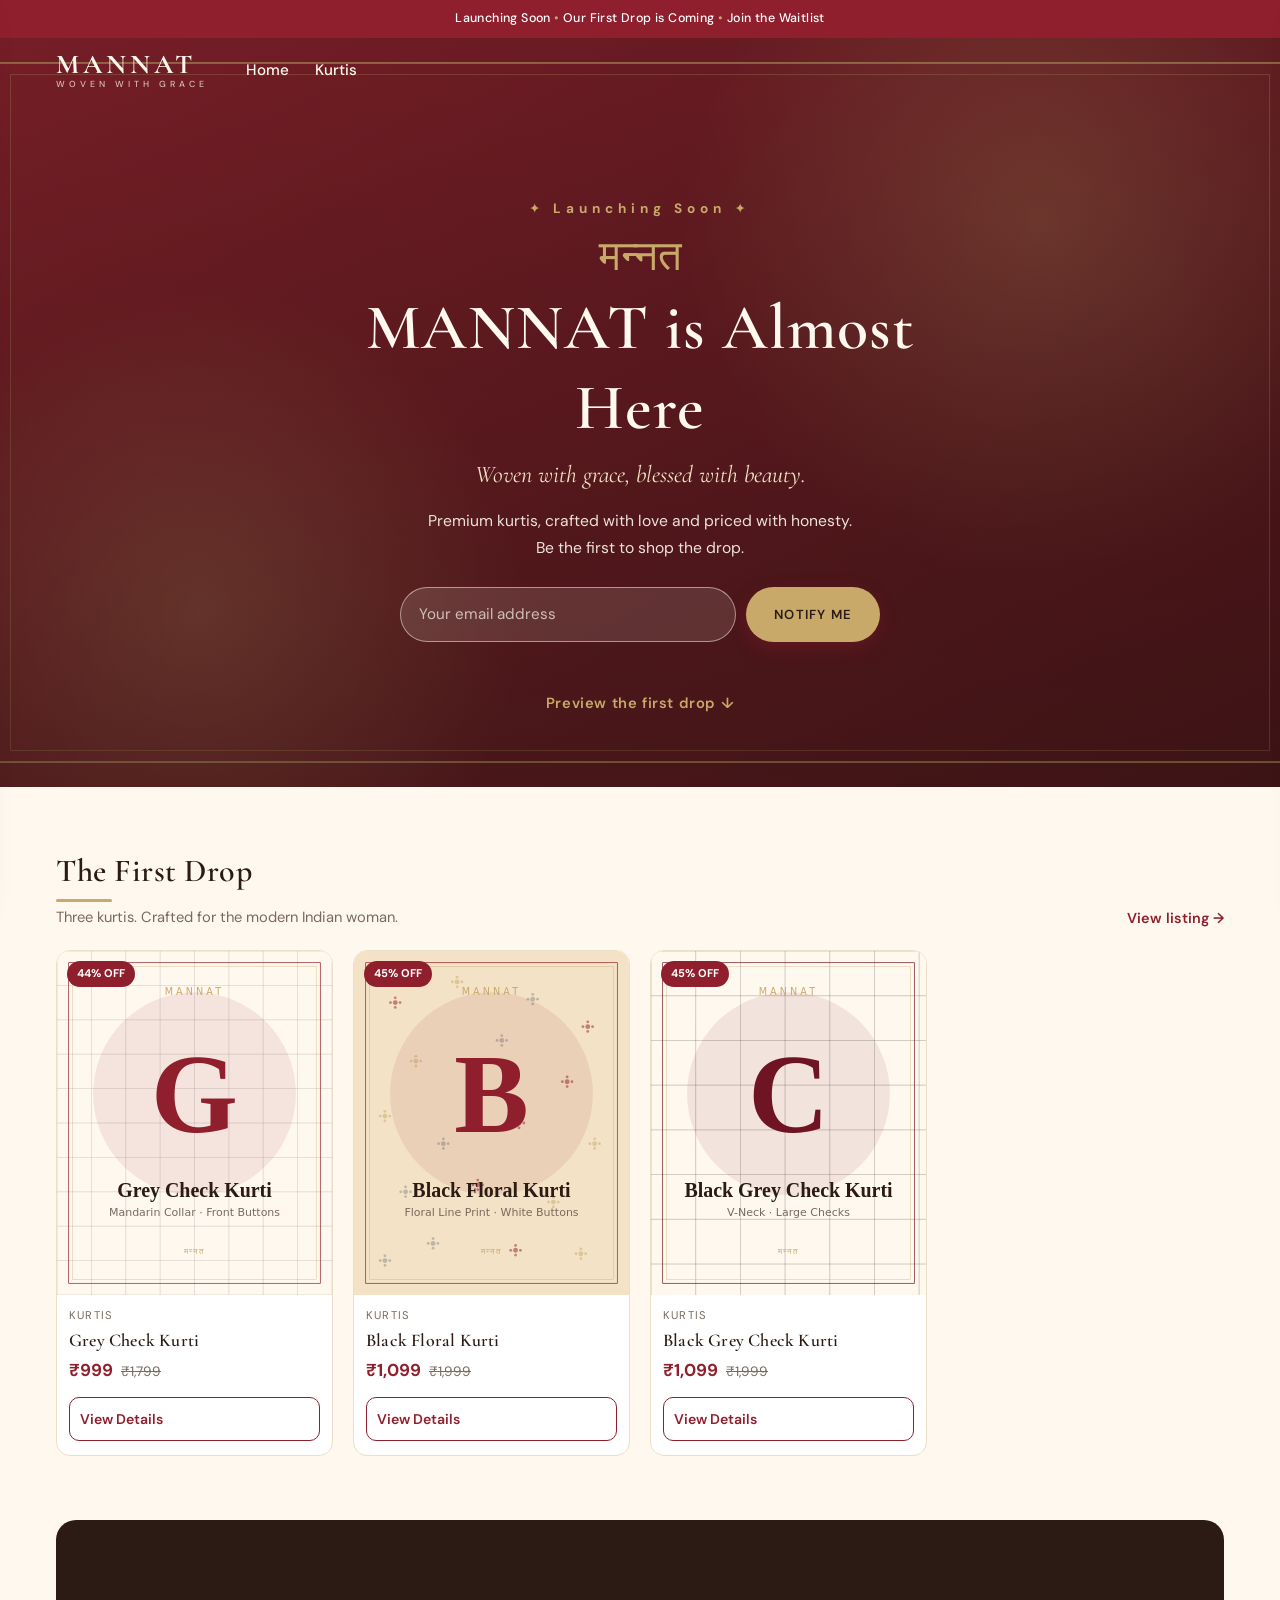
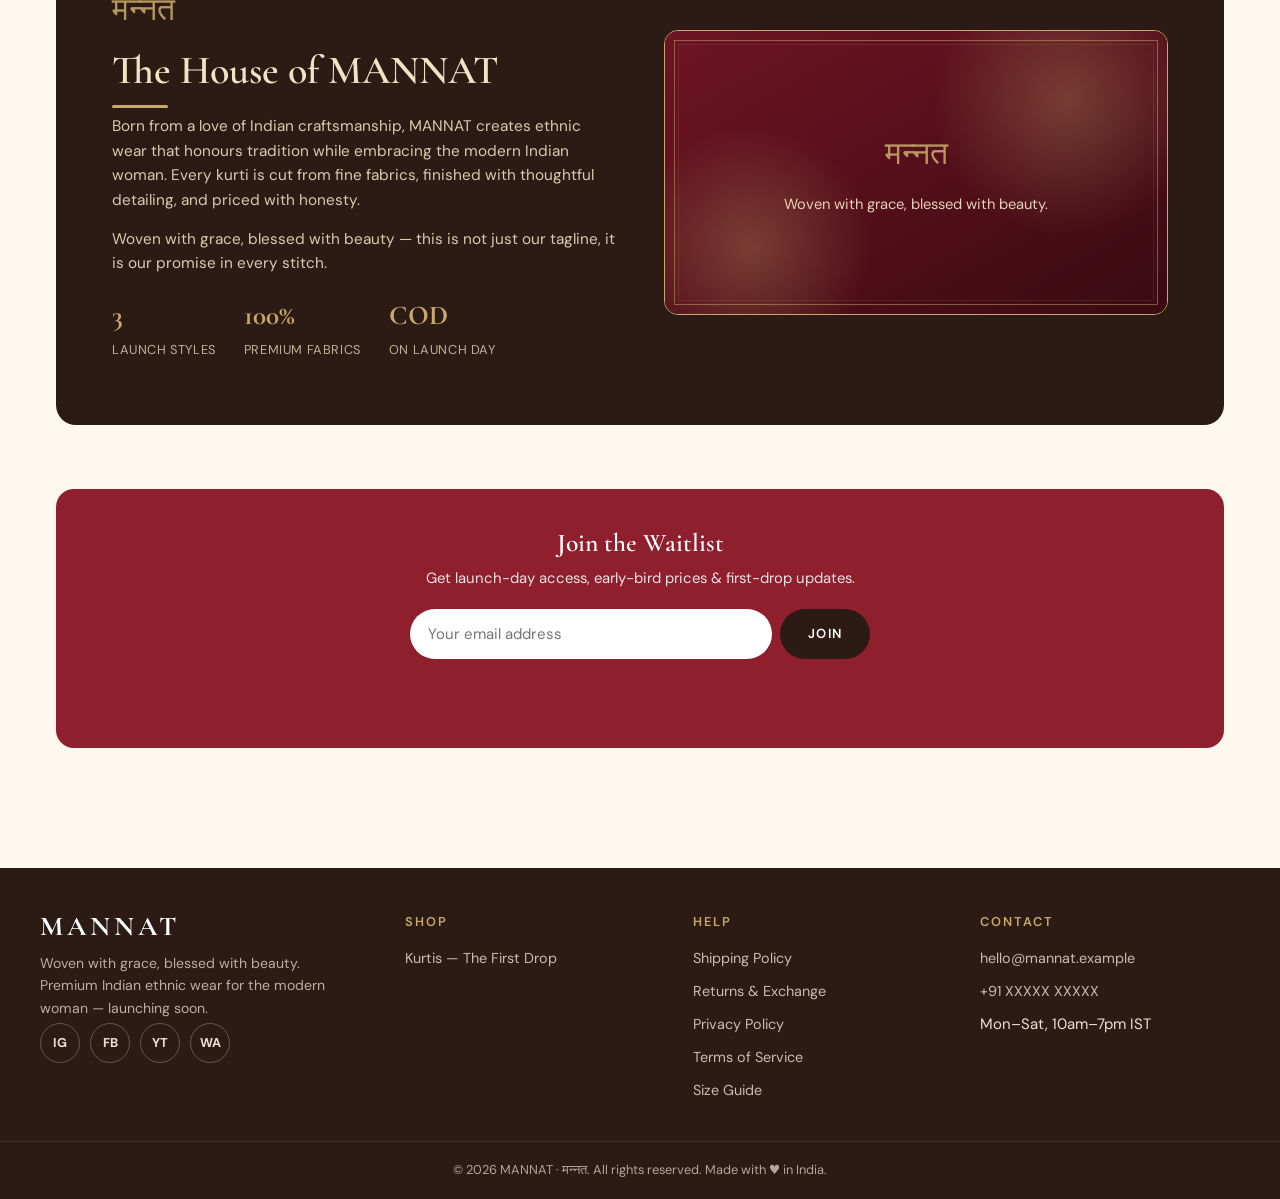
<file: index.html>
<!DOCTYPE html>
<html lang="en">
<head>
  <meta charset="UTF-8">
  <meta name="viewport" content="width=device-width, initial-scale=1.0">
  <!-- ★ EDIT: page title & description for SEO -->
  <title>MANNAT — Launching Soon | Premium Indian Ethnic Wear</title>
  <meta name="description" content="MANNAT is launching soon. Premium Indian ethnic wear for women — kurtis crafted with grace. Join the waitlist for our first drop. Woven with grace, blessed with beauty.">
  <meta property="og:title" content="MANNAT — Launching Soon">
  <meta property="og:description" content="Premium ethnic wear for the modern Indian woman. Our first drop is coming.">
  <meta property="og:type" content="website">
  <meta property="og:image" content="assets/images/hero-1.svg">
  <meta name="theme-color" content="#8F1F2D">
  <link rel="preconnect" href="https://fonts.googleapis.com">
  <link rel="preconnect" href="https://fonts.gstatic.com" crossorigin>
  <link href="https://fonts.googleapis.com/css2?family=Cormorant+Garamond:ital,wght@0,500;0,600;0,700;1,500&family=DM+Sans:wght@400;500;700&display=swap" rel="stylesheet">
  <link rel="stylesheet" href="css/style.css">
  <link rel="icon" href="data:image/svg+xml,<svg xmlns='http://www.w3.org/2000/svg' viewBox='0 0 100 100'><text y='.9em' font-size='90'>🌺</text></svg>">
  <script type="application/ld+json">
  {"@context":"https://schema.org","@type":"Organization","name":"MANNAT",
   "slogan":"Woven with grace, blessed with beauty.",
   "description":"Premium women's Indian ethnic wear — launching soon with its first kurti drop."}
  </script>
</head>
<body data-page="home">

  <!-- ★ ANNOUNCEMENT BAR -->
  <div class="announce"><span>Launching Soon</span><span>Our First Drop is Coming</span><span>Join the Waitlist</span></div>

  <!-- ★ HEADER -->
  <header class="site-header" id="siteHeader">
    <div class="wrap header-inner">
      <button class="icon-btn hamburger" id="menuOpen" aria-label="Open menu">
        <svg viewBox="0 0 24 24"><path d="M4 7h16M4 12h16M4 17h16"/></svg>
      </button>
      <a href="index.html" class="logo" aria-label="MANNAT home">MANNAT<small>WOVEN WITH GRACE</small></a>
      <nav class="desktop-nav" aria-label="Primary">
        <a href="index.html">Home</a>
        <a href="collections.html">Kurtis</a>
      </nav>
      <div class="header-spacer"></div>
    </div>
  </header>

  <!-- mobile nav drawer -->
  <div class="drawer-scrim" id="navScrim"></div>
  <aside class="drawer" id="navDrawer" aria-label="Menu">
    <div class="drawer-head">
      <span class="logo">MANNAT</span>
      <button class="icon-btn" id="navClose" aria-label="Close menu">✕</button>
    </div>
    <nav>
      <a href="index.html">Home</a>
      <a href="collections.html">Kurtis — The First Drop</a>
    </nav>
  </aside>

  <main>
    <!-- ★ LAUNCHING SOON HERO -->
    <section class="launch-hero" aria-label="Launching soon">
      <img class="bg" src="assets/images/hero-1.svg" alt="" aria-hidden="true" fetchpriority="high">
      <div class="wrap launch-copy">
        <p class="launch-kicker">✦ Launching Soon ✦</p>
        <p class="launch-hindi">मन्नत</p>
        <h1>MANNAT is Almost Here</h1>
        <p class="launch-tag">Woven with grace, blessed with beauty.</p>
        <p class="launch-sub">Premium kurtis, crafted with love and priced with honesty.<br>Be the first to shop the drop.</p>
        <form class="notify-form" id="heroNotifyForm" novalidate>
          <input id="heroNotifyEmail" type="email" placeholder="Your email address" aria-label="Email address" required>
          <button class="btn btn-gold" type="submit">Notify Me</button>
        </form>
        <p class="notify-msg" id="heroNotifyMsg" role="status"></p>
        <a class="launch-scroll" href="#firstDrop">Preview the first drop ↓</a>
      </div>
    </section>

    <!-- ★ THE FIRST DROP — 3 KURTIS -->
    <section class="section" id="firstDrop">
      <div class="wrap">
        <div class="section-head reveal">
          <div><h2>The First Drop</h2><p class="section-sub">Three kurtis. Crafted for the modern Indian woman.</p></div>
          <a class="view-all" href="collections.html">View listing →</a>
        </div>
        <div class="product-grid" id="gridFirstDrop" data-skeleton></div>
      </div>
    </section>

    <!-- ★ BRAND STORY -->
    <section class="section" style="padding-top:0">
      <div class="wrap">
        <div class="story reveal">
          <div class="story-grid">
            <div>
              <p class="hindi">मन्नत</p>
              <h2>The House of MANNAT</h2>
              <p>Born from a love of Indian craftsmanship, MANNAT creates ethnic wear that honours tradition while embracing the modern Indian woman. Every kurti is cut from fine fabrics, finished with thoughtful detailing, and priced with honesty.</p>
              <p>Woven with grace, blessed with beauty — this is not just our tagline, it is our promise in every stitch.</p>
              <div class="story-stats">
                <div><b>3</b><span>LAUNCH STYLES</span></div>
                <div><b>100%</b><span>PREMIUM FABRICS</span></div>
                <div><b>COD</b><span>ON LAUNCH DAY</span></div>
              </div>
            </div>
            <div class="story-media">
              <img src="assets/images/hero-2.svg" alt="" aria-hidden="true" loading="lazy">
              <div class="story-media-cap">
                <p class="hindi">मन्नत</p>
                <p>Woven with grace, blessed with beauty.</p>
              </div>
            </div>
          </div>
        </div>
      </div>
    </section>

    <!-- ★ NEWSLETTER / WAITLIST -->
    <section class="section" style="padding-top:0">
      <div class="wrap">
        <div class="newsletter reveal">
          <h2>Join the Waitlist</h2>
          <p>Get launch-day access, early-bird prices &amp; first-drop updates.</p>
          <form class="nl-form" id="nlForm" novalidate>
            <input id="nlEmail" type="email" placeholder="Your email address" aria-label="Email address" required>
            <button class="btn" type="submit">Join</button>
          </form>
          <p class="nl-msg" id="nlMsg" role="status"></p>
        </div>
      </div>
    </section>
  </main>

  <!-- ★ FOOTER -->
  <footer class="site-footer">
    <div class="wrap footer-grid">
      <div class="footer-brand">
        <span class="logo">MANNAT</span>
        <p>Woven with grace, blessed with beauty. Premium Indian ethnic wear for the modern woman — launching soon.</p>
        <div class="social-row">
          <a href="#" aria-label="Instagram">IG</a>
          <a href="#" aria-label="Facebook">FB</a>
          <a href="#" aria-label="YouTube">YT</a>
          <a href="#" aria-label="WhatsApp">WA</a>
        </div>
      </div>
      <div>
        <p class="f-title">Shop</p>
        <ul>
          <li><a href="collections.html">Kurtis — The First Drop</a></li>
        </ul>
      </div>
      <div>
        <p class="f-title">Help</p>
        <ul>
          <li><a href="#">Shipping Policy</a></li>
          <li><a href="#">Returns &amp; Exchange</a></li>
          <li><a href="#">Privacy Policy</a></li>
          <li><a href="#">Terms of Service</a></li>
          <li><a href="#">Size Guide</a></li>
        </ul>
      </div>
      <div>
        <p class="f-title">Contact</p>
        <ul>
          <li><a href="mailto:hello@mannat.example">hello@mannat.example</a></li>
          <li><a href="https://wa.me/91XXXXXXXXXX">+91 XXXXX XXXXX</a></li>
          <li>Mon–Sat, 10am–7pm IST</li>
        </ul>
      </div>
    </div>
    <div class="footer-bottom"><div class="wrap">© <span id="year">2026</span> MANNAT · मन्नत. All rights reserved. Made with ♥ in India.</div></div>
  </footer>

  <script src="js/cart.js"></script>
  <script src="js/main.js"></script>
</body>
</html>
</file>
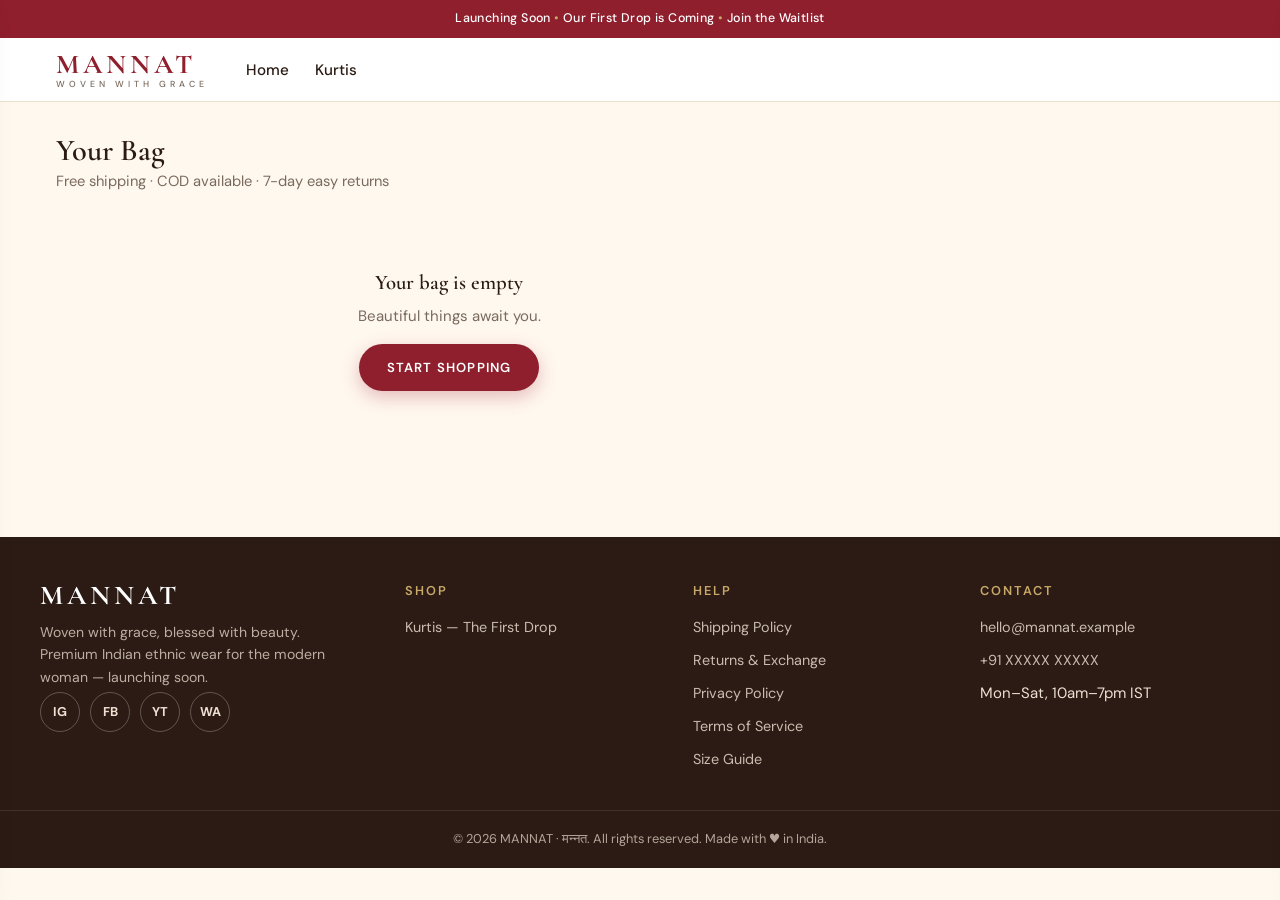
<file: cart.html>
<!DOCTYPE html>
<html lang="en">
<head>
  <meta charset="UTF-8">
  <meta name="viewport" content="width=device-width, initial-scale=1.0">
  <title>Your Bag — MANNAT Ethnic Wear</title>
  <meta name="description" content="Review your MANNAT shopping bag and checkout securely over WhatsApp. Free shipping & COD available.">
  <meta name="theme-color" content="#9E1B32">
  <link rel="preconnect" href="https://fonts.googleapis.com">
  <link rel="preconnect" href="https://fonts.gstatic.com" crossorigin>
  <link href="https://fonts.googleapis.com/css2?family=Cormorant+Garamond:ital,wght@0,500;0,600;0,700;1,500&family=DM+Sans:wght@400;500;700&display=swap" rel="stylesheet">
  <link rel="stylesheet" href="css/style.css">
  <link rel="icon" href="data:image/svg+xml,<svg xmlns='http://www.w3.org/2000/svg' viewBox='0 0 100 100'><text y='.9em' font-size='90'>🌺</text></svg>">
</head>
<body data-page="cart">

  <div class="announce"><span>Launching Soon</span><span>Our First Drop is Coming</span><span>Join the Waitlist</span></div>

  <header class="site-header">
    <div class="wrap header-inner">
      <button class="icon-btn hamburger" id="menuOpen" aria-label="Open menu">
        <svg viewBox="0 0 24 24"><path d="M4 7h16M4 12h16M4 17h16"/></svg>
      </button>
      <a href="index.html" class="logo" aria-label="MANNAT home">MANNAT<small>WOVEN WITH GRACE</small></a>
      <nav class="desktop-nav" aria-label="Primary">
        <a href="index.html">Home</a>
        <a href="collections.html">Kurtis</a>
      </nav>
      <div class="header-spacer"></div>
    </div>
  </header>

  <div class="drawer-scrim" id="navScrim"></div>
  <aside class="drawer" id="navDrawer" aria-label="Menu">
    <div class="drawer-head">
      <span class="logo">MANNAT</span>
      <button class="icon-btn" id="navClose" aria-label="Close menu">✕</button>
    </div>
    <nav>
      <a href="index.html">Home</a>
      <a href="collections.html">Kurtis — The First Drop</a>
    </nav>
  </aside>

  <main class="wrap">
    <div class="page-title">
      <h1>Your Bag</h1>
      <p>Free shipping · COD available · 7-day easy returns</p>
    </div>

    <div class="cart-page">
      <div id="cartPageItems" style="display:flex;flex-direction:column;gap:14px"></div>

      <aside class="cart-summary" id="cartSummary" aria-label="Order summary">
        <h3 style="font-size:1.15rem;margin-bottom:12px">Order Summary</h3>
        <div class="sum-row"><span>Subtotal</span><span id="sumSubtotal">₹0</span></div>
        <div class="sum-row"><span>Shipping</span><span class="free-ship">FREE</span></div>
        <div class="sum-row total"><span>Total</span><span id="sumTotal">₹0</span></div>
        <div style="margin-top:16px;display:grid;gap:10px">
          <button class="btn btn-whatsapp btn-block" id="checkoutBtn">Checkout on WhatsApp</button>
          <button class="btn btn-outline btn-block" id="clearBtn">Clear Bag</button>
          <a href="collections.html" style="text-align:center;color:var(--maroon);font-size:0.9rem">← Continue shopping</a>
        </div>
        <p style="font-size:0.78rem;color:var(--muted);margin-top:14px">
          Checkout opens WhatsApp with your order pre-filled. Pay via UPI, card or cash on delivery.
        </p>
      </aside>
    </div>
  </main>

  <footer class="site-footer">
    <div class="wrap footer-grid">
      <div class="footer-brand">
        <span class="logo">MANNAT</span>
        <p>Woven with grace, blessed with beauty. Premium Indian ethnic wear for the modern woman — launching soon.</p>
        <div class="social-row">
          <a href="#" aria-label="Instagram">IG</a>
          <a href="#" aria-label="Facebook">FB</a>
          <a href="#" aria-label="YouTube">YT</a>
          <a href="#" aria-label="WhatsApp">WA</a>
        </div>
      </div>
      <div>
        <p class="f-title">Shop</p>
        <ul>
          <li><a href="collections.html">Kurtis — The First Drop</a></li>
        </ul>
      </div>
      <div>
        <p class="f-title">Help</p>
        <ul>
          <li><a href="#">Shipping Policy</a></li>
          <li><a href="#">Returns &amp; Exchange</a></li>
          <li><a href="#">Privacy Policy</a></li>
          <li><a href="#">Terms of Service</a></li>
          <li><a href="#">Size Guide</a></li>
        </ul>
      </div>
      <div>
        <p class="f-title">Contact</p>
        <ul>
          <li><a href="mailto:hello@mannat.example">hello@mannat.example</a></li>
          <li><a href="https://wa.me/91XXXXXXXXXX">+91 XXXXX XXXXX</a></li>
          <li>Mon–Sat, 10am–7pm IST</li>
        </ul>
      </div>
    </div>
    <div class="footer-bottom"><div class="wrap">© <span id="year">2026</span> MANNAT · मन्नत. All rights reserved. Made with ♥ in India.</div></div>
  </footer>

  <script src="js/cart.js"></script>
  <script src="js/main.js"></script>
</body>
</html>
</file>
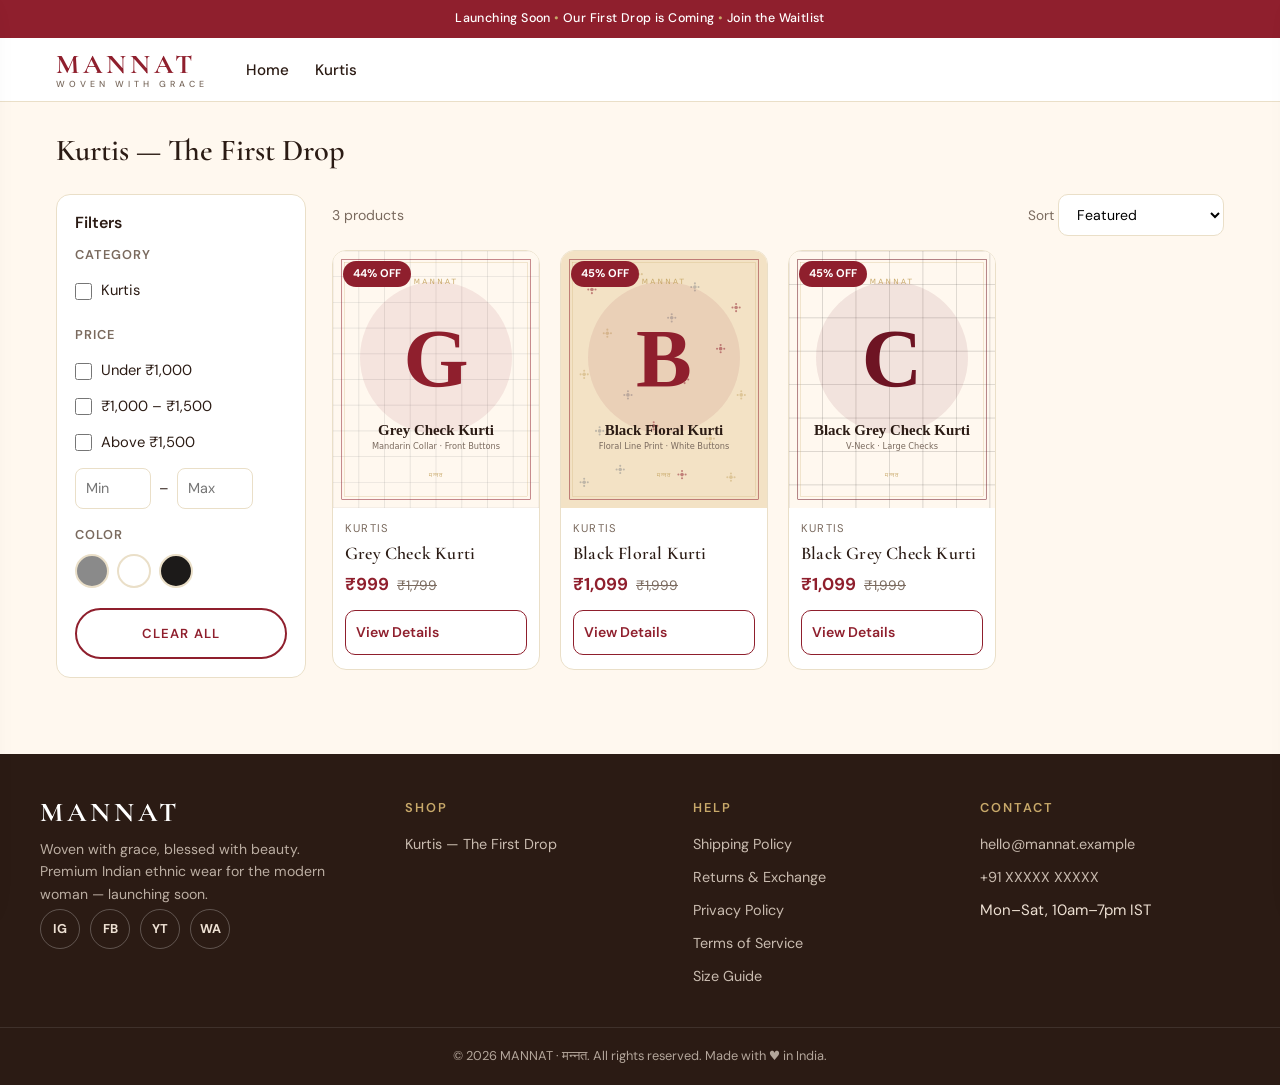
<file: collections.html>
<!DOCTYPE html>
<html lang="en">
<head>
  <meta charset="UTF-8">
  <meta name="viewport" content="width=device-width, initial-scale=1.0">
  <title>Kurtis — The First Drop | MANNAT</title>
  <meta name="description" content="Shop all MANNAT the first kurti drop. Filter by category, price and color. Free shipping & COD available.">
  <meta property="og:title" content="Kurtis — The First Drop | MANNAT">
  <meta property="og:type" content="website">
  <meta name="theme-color" content="#9E1B32">
  <link rel="preconnect" href="https://fonts.googleapis.com">
  <link rel="preconnect" href="https://fonts.gstatic.com" crossorigin>
  <link href="https://fonts.googleapis.com/css2?family=Cormorant+Garamond:ital,wght@0,500;0,600;0,700;1,500&family=DM+Sans:wght@400;500;700&display=swap" rel="stylesheet">
  <link rel="stylesheet" href="css/style.css">
  <link rel="icon" href="data:image/svg+xml,<svg xmlns='http://www.w3.org/2000/svg' viewBox='0 0 100 100'><text y='.9em' font-size='90'>🌺</text></svg>">
</head>
<body data-page="collections">

  <div class="announce"><span>Launching Soon</span><span>Our First Drop is Coming</span><span>Join the Waitlist</span></div>

  <header class="site-header">
    <div class="wrap header-inner">
      <button class="icon-btn hamburger" id="menuOpen" aria-label="Open menu">
        <svg viewBox="0 0 24 24"><path d="M4 7h16M4 12h16M4 17h16"/></svg>
      </button>
      <a href="index.html" class="logo" aria-label="MANNAT home">MANNAT<small>WOVEN WITH GRACE</small></a>
      <nav class="desktop-nav" aria-label="Primary">
        <a href="index.html">Home</a>
        <a href="collections.html">Kurtis</a>
      </nav>
      <div class="header-spacer"></div>
    </div>
  </header>

  <div class="drawer-scrim" id="navScrim"></div>
  <aside class="drawer" id="navDrawer" aria-label="Menu">
    <div class="drawer-head">
      <span class="logo">MANNAT</span>
      <button class="icon-btn" id="navClose" aria-label="Close menu">✕</button>
    </div>
    <nav>
      <a href="index.html">Home</a>
      <a href="collections.html">Kurtis — The First Drop</a>
    </nav>
  </aside>

  <main class="wrap">
    <div class="page-title">
      <h1 id="shopTitle">Kurtis — The First Drop</h1>
      <p id="searchEcho"></p>
    </div>

    <div class="shop-layout">
      <!-- ★ FILTERS -->
      <aside class="filters" aria-label="Product filters">
        <h3>Filters</h3>
        <div class="f-group">
          <p>Category</p>
          <div id="fCats"></div>
        </div>
        <div class="f-group">
          <p>Price</p>
          <div id="fPrices">
            <label class="f-check"><input type="checkbox" value="u1000"> Under ₹1,000</label>
            <label class="f-check"><input type="checkbox" value="1000-1500"> ₹1,000 – ₹1,500</label>
            <label class="f-check"><input type="checkbox" value="1500p"> Above ₹1,500</label>
          </div>
          <div class="price-range" style="margin-top:8px">
            <input id="minPrice" type="number" placeholder="Min" aria-label="Minimum price" min="0">
            <span>–</span>
            <input id="maxPrice" type="number" placeholder="Max" aria-label="Maximum price" min="0">
          </div>
        </div>
        <div class="f-group">
          <p>Color</p>
          <div class="swatch-row" id="fColors"></div>
        </div>
        <button class="btn btn-outline btn-block f-clear" id="clearFilters">Clear all</button>
      </aside>

      <div>
        <div class="shop-bar">
          <span class="result-count" id="resultCount" role="status"></span>
          <label style="font-size:0.85rem;color:var(--muted)">Sort
            <select class="sort-select" id="sortSel" aria-label="Sort products">
              <option value="featured">Featured</option>
              <option value="low">Price: Low to High</option>
              <option value="high">Price: High to Low</option>
              <option value="new">Newest</option>
            </select>
          </label>
        </div>
        <div class="product-grid" id="shopGrid" data-skeleton></div>
      </div>
    </div>
  </main>

  <footer class="site-footer">
    <div class="wrap footer-grid">
      <div class="footer-brand">
        <span class="logo">MANNAT</span>
        <p>Woven with grace, blessed with beauty. Premium Indian ethnic wear for the modern woman — launching soon.</p>
        <div class="social-row">
          <a href="#" aria-label="Instagram">IG</a>
          <a href="#" aria-label="Facebook">FB</a>
          <a href="#" aria-label="YouTube">YT</a>
          <a href="#" aria-label="WhatsApp">WA</a>
        </div>
      </div>
      <div>
        <p class="f-title">Shop</p>
        <ul>
          <li><a href="collections.html">Kurtis — The First Drop</a></li>
        </ul>
      </div>
      <div>
        <p class="f-title">Help</p>
        <ul>
          <li><a href="#">Shipping Policy</a></li>
          <li><a href="#">Returns &amp; Exchange</a></li>
          <li><a href="#">Privacy Policy</a></li>
          <li><a href="#">Terms of Service</a></li>
          <li><a href="#">Size Guide</a></li>
        </ul>
      </div>
      <div>
        <p class="f-title">Contact</p>
        <ul>
          <li><a href="mailto:hello@mannat.example">hello@mannat.example</a></li>
          <li><a href="https://wa.me/91XXXXXXXXXX">+91 XXXXX XXXXX</a></li>
          <li>Mon–Sat, 10am–7pm IST</li>
        </ul>
      </div>
    </div>
    <div class="footer-bottom"><div class="wrap">© <span id="year">2026</span> MANNAT · मन्नत. All rights reserved. Made with ♥ in India.</div></div>
  </footer>

  <script src="js/cart.js"></script>
  <script src="js/main.js"></script>
</body>
</html>
</file>
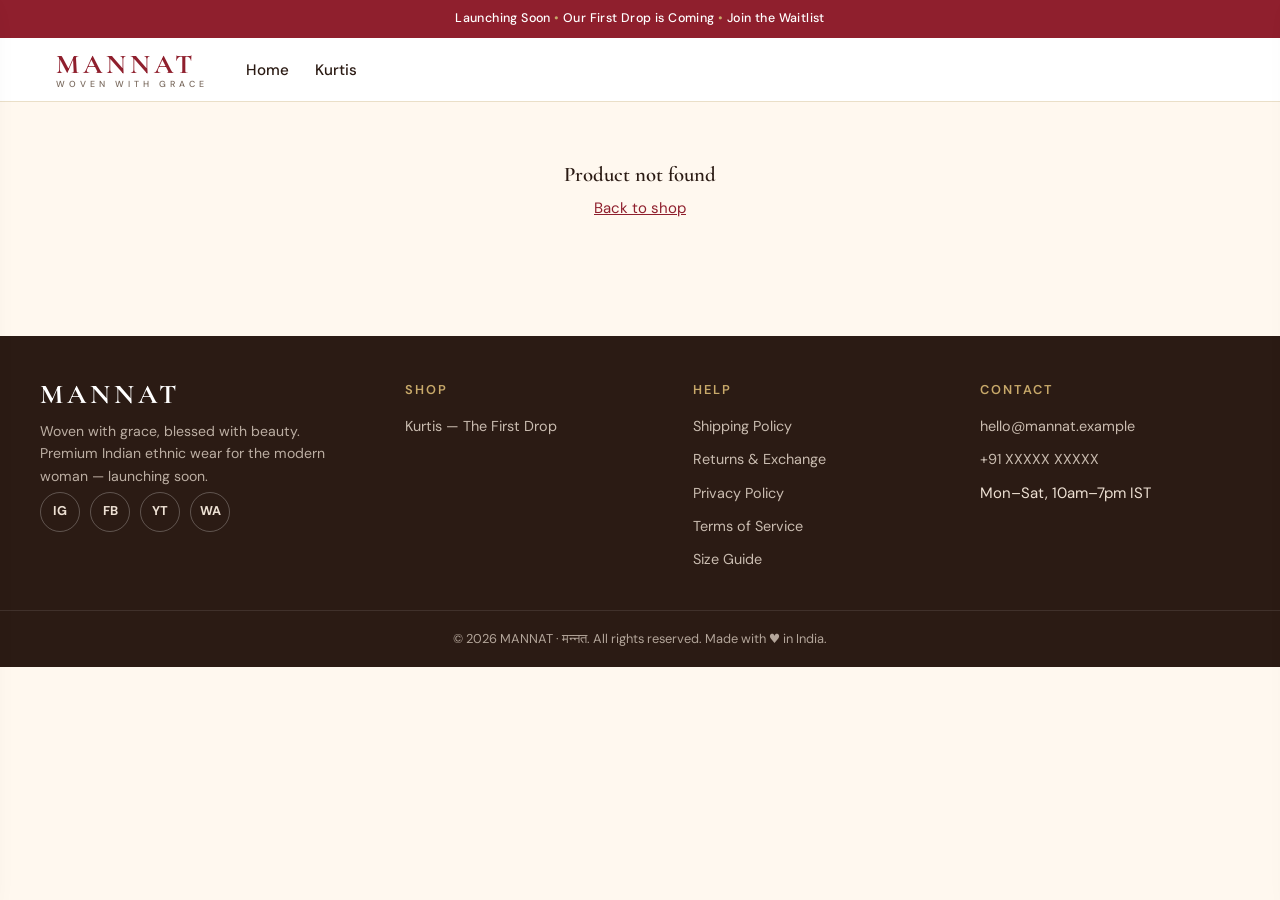
<file: product.html>
<!DOCTYPE html>
<html lang="en">
<head>
  <meta charset="UTF-8">
  <meta name="viewport" content="width=device-width, initial-scale=1.0">
  <title>Product — MANNAT Ethnic Wear</title>
  <meta name="description" content="Shop this MANNAT ethnic wear piece. Free shipping, COD available, easy 7-day returns.">
  <meta property="og:type" content="product">
  <meta name="theme-color" content="#8F1F2D">
  <link rel="preconnect" href="https://fonts.googleapis.com">
  <link rel="preconnect" href="https://fonts.gstatic.com" crossorigin>
  <link href="https://fonts.googleapis.com/css2?family=Cormorant+Garamond:ital,wght@0,500;0,600;0,700;1,500&family=DM+Sans:wght@400;500;700&display=swap" rel="stylesheet">
  <link rel="stylesheet" href="css/style.css">
  <link rel="icon" href="data:image/svg+xml,<svg xmlns='http://www.w3.org/2000/svg' viewBox='0 0 100 100'><text y='.9em' font-size='90'>🌺</text></svg>">
</head>
<body data-page="product">

  <div class="announce"><span>Launching Soon</span><span>Our First Drop is Coming</span><span>Join the Waitlist</span></div>

  <header class="site-header">
    <div class="wrap header-inner">
      <button class="icon-btn hamburger" id="menuOpen" aria-label="Open menu">
        <svg viewBox="0 0 24 24"><path d="M4 7h16M4 12h16M4 17h16"/></svg>
      </button>
      <a href="index.html" class="logo" aria-label="MANNAT home">MANNAT<small>WOVEN WITH GRACE</small></a>
      <nav class="desktop-nav" aria-label="Primary">
        <a href="index.html">Home</a>
        <a href="collections.html">Kurtis</a>
      </nav>
      <div class="header-spacer"></div>
    </div>
  </header>

  <div class="drawer-scrim" id="navScrim"></div>
  <aside class="drawer" id="navDrawer" aria-label="Menu">
    <div class="drawer-head">
      <span class="logo">MANNAT</span>
      <button class="icon-btn" id="navClose" aria-label="Close menu">✕</button>
    </div>
    <nav>
      <a href="index.html">Home</a>
      <a href="collections.html">Kurtis — The First Drop</a>
    </nav>
  </aside>

  <main class="wrap" id="pdRoot">
    <!-- ★ MAIN PRODUCT SECTION: gallery grid (left) + buy box (right) -->
    <div class="pd2-layout">
      <div class="pd2-gallery" id="pdGallery"></div>

      <div class="pd2-buybox">
        <h1 id="pdName"></h1>
        <p class="pd2-subtitle" id="pdSubtitle"></p>

        <div class="pd2-price">
          <span class="sale" id="pdSale"></span>
          <span class="mrp" id="pdMrp"></span>
          <span class="sale-badge">Sale</span>
        </div>

        <table class="pd2-specs">
          <tr><td>Style</td><td id="pdStyle"></td></tr>
          <tr><td>Color</td><td id="pdSpecColors"></td></tr>
          <tr><td>Fit</td><td>True to size</td></tr>
        </table>

        <div class="pd2-size-head">
          <span>Choose your size</span>
          <a class="size-guide-link" href="#">Size guide</a>
        </div>
        <div class="size-row size-row-pills" id="sizeRow" role="radiogroup" aria-label="Sizes"></div>

        <p><span class="stock-pill">Launching Soon</span></p>
        <p class="pd2-ship">Ships on launch day · Free shipping on launch orders.<br>COD available · 7-day easy returns.</p>

        <div class="notify-box">
          <p class="notify-box-title">Get Notified on Launch Day</p>
          <p class="notify-box-sub">Be the first to shop this kurti when we go live.</p>
          <form class="notify-form notify-form-dark" id="pdNotifyForm" novalidate>
            <input id="pdNotifyEmail" type="email" placeholder="Your email address" aria-label="Email address" required>
            <button class="btn" type="submit">Notify Me</button>
          </form>
          <p class="notify-msg" id="pdNotifyMsg" role="status"></p>
        </div>

        <div class="pd2-minimal-trust">
          <div>
            <span class="mt-ic"><svg viewBox="0 0 24 24"><rect x="2.5" y="6.5" width="19" height="11" rx="1.5"/><circle cx="12" cy="12" r="2.4"/><path d="M6 9.5v.01M18 14.5v.01"/></svg></span>
            <div><b>Cash On Delivery</b><small>Available</small></div>
          </div>
          <div>
            <span class="mt-ic"><svg viewBox="0 0 24 24"><path d="M3.5 12a8.5 8.5 0 1 0 2.6-6.1M3.5 4.5v4.5h4.5"/></svg></span>
            <div><b>Easy 7 Days</b><small>Returns and Exchange</small></div>
          </div>
          <div>
            <span class="mt-ic"><svg viewBox="0 0 24 24"><path d="M12 3l7 3v5c0 5-3.5 8-7 10-3.5-2-7-5-7-10V6z"/><path d="M9 12l2 2 4-4"/></svg></span>
            <div><b>Secure Checkout</b><small>UPI, cards &amp; more</small></div>
          </div>
        </div>

        <div class="pd2-offer">
          <b>First Drop Offer</b>
          <span>Launch-day prices locked for waitlist members. Join above to claim yours.</span>
        </div>

        <p class="pd2-meta"><b id="pdSku"></b></p>
      </div>
    </div>

    <!-- ★ DETAIL ACCORDIONS -->
    <div class="acc acc2">
      <div class="acc-item">
        <button class="acc-btn" aria-expanded="false">Details &amp; Description</button>
        <div class="acc-panel"><div id="pdDesc"></div></div>
      </div>
      <div class="acc-item open">
        <button class="acc-btn" aria-expanded="true">Fit &amp; Sizing</button>
        <div class="acc-panel">
          <ul class="fit-list">
            <li>Straight-cut silhouette that skims the body — not too loose, not too fitted.</li>
            <li>True to size — order your usual size.</li>
            <li>3/4 sleeves, knee-length, comfortable for all-day wear.</li>
          </ul>
          <p class="fit-meter-label">HOW DOES IT FIT?</p>
          <div class="fit-meter" aria-label="Fit: true to size, 3 out of 5">
            <span></span><span></span><span class="on"></span><span></span><span></span>
          </div>
          <p class="fit-meter-scale"><span>Runs small</span><b>True to size</b><span>Runs large</span></p>
          <table class="size-chart">
            <tr><th>Size</th><th>Chest</th><th>Waist</th><th>Hip</th></tr>
            <tr><td>S</td><td>36″</td><td>30″</td><td>38″</td></tr>
            <tr><td>M</td><td>38″</td><td>32″</td><td>40″</td></tr>
            <tr><td>L</td><td>40″</td><td>34″</td><td>42″</td></tr>
            <tr><td>XL</td><td>42″</td><td>36″</td><td>44″</td></tr>
            <tr><td>XXL</td><td>44″</td><td>38″</td><td>46″</td></tr>
          </table>
          <p class="size-chart-note">Body measurements in inches. Between sizes? Size up for a relaxed fit.</p>
        </div>
      </div>
      <div class="acc-item">
        <button class="acc-btn" aria-expanded="false">Shipping &amp; Delivery</button>
        <div class="acc-panel"><div>Ships on launch day. Delivery in 3–7 working days across India, with live tracking. Free shipping on launch orders. COD available.</div></div>
      </div>
      <div class="acc-item">
        <button class="acc-btn" aria-expanded="false">Refund &amp; Return</button>
        <div class="acc-panel"><div>7-day easy returns and size exchanges — no questions asked. Refunds are issued to your original payment method within 3–5 working days of pickup.</div></div>
      </div>
      <div class="acc-item">
        <button class="acc-btn" aria-expanded="false">Why You'll Love It</button>
        <div class="acc-panel"><div>Premium breathable fabric, thoughtful detailing, and a fit made for real Indian days — office, college, festive evenings and everything in between. Crafted with love, priced with honesty.</div></div>
      </div>
    </div>

    <!-- ★ COMPLETE THE LOOK -->
    <section class="section">
      <div class="section-head">
        <div><h2>Complete The Look</h2><p class="section-sub">Pairs beautifully with the rest of the first drop</p></div>
        <a class="view-all" href="collections.html">View all →</a>
      </div>
      <div class="product-grid" id="lookGrid"></div>
    </section>

    <!-- ★ FAQ -->
    <section class="section" style="padding-top:0">
      <div class="section-head">
        <div><h2>Questions Before You Choose?</h2></div>
      </div>
      <div class="acc acc2">
        <div class="acc-item">
          <button class="acc-btn" aria-expanded="false">When does MANNAT launch?</button>
          <div class="acc-panel"><div>Very soon! Join the waitlist on this page and we will email you the moment the first drop goes live — waitlist members shop first.</div></div>
        </div>
        <div class="acc-item">
          <button class="acc-btn" aria-expanded="false">Is Cash on Delivery (COD) available?</button>
          <div class="acc-panel"><div>Yes — COD will be available across India on launch day, along with UPI, cards and netbanking.</div></div>
        </div>
        <div class="acc-item">
          <button class="acc-btn" aria-expanded="false">What if my size doesn't fit?</button>
          <div class="acc-panel"><div>No worries — size exchanges are free within 7 days of delivery. Check the Fit &amp; Sizing section above, or write to us and we will help you pick.</div></div>
        </div>
        <div class="acc-item">
          <button class="acc-btn" aria-expanded="false">How do refunds work?</button>
          <div class="acc-panel"><div>Refunds are issued to your original payment method within 3–5 working days after your return is picked up.</div></div>
        </div>
      </div>
    </section>

    <!-- ★ CRAFTSMANSHIP STRIP -->
    <section class="section" style="padding-top:0">
      <div class="story">
        <div class="story-grid">
          <div>
            <p class="hindi">मन्नत</p>
            <h2>Our Craftsmanship Story</h2>
            <p>Every MANNAT kurti starts with fine, breathable fabric and ends with careful finishing — neat seams, honest prints, and details that last wash after wash. Woven with grace, blessed with beauty.</p>
          </div>
          <div>
            <img src="assets/images/hero-2.svg" alt="MANNAT craftsmanship" loading="lazy" style="border-radius:14px;border:1px solid var(--gold)">
          </div>
        </div>
      </div>
    </section>
  </main>

  <footer class="site-footer">
    <div class="wrap footer-grid">
      <div class="footer-brand">
        <span class="logo">MANNAT</span>
        <p>Woven with grace, blessed with beauty. Premium Indian ethnic wear for the modern woman — launching soon.</p>
        <div class="social-row">
          <a href="#" aria-label="Instagram">IG</a>
          <a href="#" aria-label="Facebook">FB</a>
          <a href="#" aria-label="YouTube">YT</a>
          <a href="#" aria-label="WhatsApp">WA</a>
        </div>
      </div>
      <div>
        <p class="f-title">Shop</p>
        <ul>
          <li><a href="collections.html">Kurtis — The First Drop</a></li>
        </ul>
      </div>
      <div>
        <p class="f-title">Help</p>
        <ul>
          <li><a href="#">Shipping Policy</a></li>
          <li><a href="#">Returns &amp; Exchange</a></li>
          <li><a href="#">Privacy Policy</a></li>
          <li><a href="#">Terms of Service</a></li>
          <li><a href="#">Size Guide</a></li>
        </ul>
      </div>
      <div>
        <p class="f-title">Contact</p>
        <ul>
          <li><a href="mailto:hello@mannat.example">hello@mannat.example</a></li>
          <li><a href="https://wa.me/91XXXXXXXXXX">+91 XXXXX XXXXX</a></li>
          <li>Mon–Sat, 10am–7pm IST</li>
        </ul>
      </div>
    </div>
    <div class="footer-bottom"><div class="wrap">© <span id="year">2026</span> MANNAT · मन्नत. All rights reserved. Made with ♥ in India.</div></div>
  </footer>

  <script src="js/cart.js"></script>
  <script src="js/main.js"></script>
</body>
</html>
</file>
<file: css/style.css>
/* ==========================================================================
   MANNAT — main stylesheet
   Mobile-first, vanilla CSS. No frameworks, no build step.
   ========================================================================== */

/* ==========================================================================
   ★ EDIT YOUR BRAND COLORS HERE
   Change these variables to re-theme the entire store in one place.
   ========================================================================== */
:root {
  --maroon: #8F1F2D;          /* primary brand color */
  --maroon-dark: #6E1423;     /* hover / darker shade */
  --maroon-soft: #F9ECE8;     /* light maroon tint for badges */
  --cream: #FFF8EF;           /* page background */
  --ivory: #F3E2C5;           /* alt sections / warm accents */
  --espresso: #2B1B14;        /* main text */
  --muted: #7A6A5E;           /* secondary text */
  --gold: #C8A96A;            /* badges, dividers & accents */
  --white: #FFFFFF;
  --line: #EADFC8;            /* borders */
  --success: #2E7D32;
  --shadow: 0 10px 30px rgba(43, 27, 20, 0.10);
  --radius: 14px;
  --font-head: 'Cormorant Garamond', Georgia, serif;  /* ★ headings font */
  --font-body: 'DM Sans', system-ui, sans-serif;       /* ★ body font */
  --header-h: 64px;
}

/* ---------- Reset & base ---------- */
*, *::before, *::after { box-sizing: border-box; margin: 0; padding: 0; }
html { scroll-behavior: smooth; -webkit-text-size-adjust: 100%; }
body {
  font-family: var(--font-body);
  background: var(--cream);
  color: var(--espresso);
  line-height: 1.6;
  font-size: 15px;
  -webkit-font-smoothing: antialiased;
}
img { max-width: 100%; display: block; }
a { color: inherit; text-decoration: none; }
button { font: inherit; cursor: pointer; border: none; background: none; color: inherit; }
input, select, textarea { font: inherit; }
ul, ol { list-style: none; }
h1, h2, h3, h4 { font-family: var(--font-head); font-weight: 600; line-height: 1.25; }
:focus-visible { outline: 3px solid var(--gold); outline-offset: 2px; border-radius: 4px; }

.wrap { width: 100%; max-width: 1200px; margin: 0 auto; padding: 0 16px; }
.section { padding: 44px 0; }
.section-head { display: flex; align-items: end; justify-content: space-between; gap: 12px; margin-bottom: 20px; }
.section-head h2 { font-size: 1.55rem; }
.section-head h2::after {
  content: ""; display: block; width: 56px; height: 3px; border-radius: 3px;
  background: var(--gold); margin-top: 8px;   /* ★ gold divider */
}
.section-head a.view-all { color: var(--maroon); font-weight: 600; font-size: 0.9rem; white-space: nowrap; }
.section-sub { color: var(--muted); font-size: 0.92rem; margin-top: 4px; }

/* ---------- Buttons ---------- */
.btn {
  display: inline-flex; align-items: center; justify-content: center; gap: 8px;
  background: var(--maroon); color: var(--white);
  padding: 13px 28px; border-radius: 999px;
  font-weight: 600; font-size: 0.95rem; letter-spacing: 0.3px;
  transition: background 0.2s ease, transform 0.15s ease, box-shadow 0.2s ease;
  box-shadow: 0 6px 18px rgba(158, 27, 50, 0.28);
}
.btn:hover { background: var(--maroon-dark); transform: translateY(-1px); }
.btn:active { transform: translateY(0); }
.btn-outline { background: transparent; color: var(--maroon); border: 2px solid var(--maroon); box-shadow: none; }
.btn-outline:hover { background: var(--maroon); color: var(--white); }
.btn-block { width: 100%; }
.btn-whatsapp { background: #1FA855; box-shadow: 0 6px 18px rgba(31, 168, 85, 0.28); }
.btn-whatsapp:hover { background: #178544; }
.btn[disabled] { opacity: 0.55; cursor: not-allowed; transform: none; }

/* ---------- Announcement bar ---------- */
.announce {
  background: var(--maroon); color: var(--white);
  font-size: 0.78rem; font-weight: 500; letter-spacing: 0.4px;
  text-align: center; padding: 9px 12px;
}
.announce span + span::before { content: "  •  "; color: var(--gold); }

/* ---------- Header ---------- */
.site-header {
  position: sticky; top: 0; z-index: 200;
  background: var(--white);
  border-bottom: 1px solid var(--line);
  height: var(--header-h);
}
.header-inner { height: var(--header-h); display: flex; align-items: center; gap: 12px; }
.logo { font-family: var(--font-head); font-size: 1.7rem; font-weight: 700; letter-spacing: 3px; color: var(--maroon); line-height: 1.1; }
.logo small { display: block; font-family: var(--font-body); font-size: 0.55rem; letter-spacing: 4px; color: var(--muted); font-weight: 500; white-space: nowrap; }
@media (max-width: 480px) {
  .logo { font-size: 1.3rem; letter-spacing: 2px; }
  .logo small { font-size: 0.48rem; letter-spacing: 2px; }
}
.header-spacer { flex: 1; }
.icon-btn {
  position: relative; width: 42px; height: 42px; border-radius: 50%;
  display: inline-flex; align-items: center; justify-content: center;
  transition: background 0.2s ease;
}
.icon-btn:hover { background: var(--maroon-soft); }
.icon-btn svg { width: 22px; height: 22px; stroke: var(--espresso); fill: none; stroke-width: 1.8; stroke-linecap: round; stroke-linejoin: round; }
.count-badge {
  position: absolute; top: 2px; right: 0;
  background: var(--maroon); color: var(--white);
  font-size: 0.65rem; font-weight: 700;
  min-width: 19px; height: 19px; border-radius: 999px;
  display: flex; align-items: center; justify-content: center; padding: 0 5px;
}
.count-badge[hidden] { display: none; }
.hamburger { display: inline-flex; }
.desktop-nav { display: none; }

/* ---------- Search ---------- */
.search-wrap { position: relative; }
.search-panel {
  position: absolute; top: calc(var(--header-h) - 6px); left: 0; right: 0; z-index: 210;
  background: var(--white); border-bottom: 1px solid var(--line);
  padding: 12px 16px 16px; box-shadow: var(--shadow);
}
.search-panel[hidden] { display: none; }
.search-panel input {
  width: 100%; padding: 12px 16px; border-radius: 999px;
  border: 1.5px solid var(--line); background: var(--white);
}
.search-panel input:focus { border-color: var(--maroon); outline: none; }
.search-suggest { margin-top: 8px; max-height: 320px; overflow: auto; }
.search-suggest a {
  display: flex; align-items: center; gap: 12px; padding: 9px 6px;
  border-bottom: 1px solid var(--line); font-size: 0.92rem;
}
.search-suggest a:last-child { border-bottom: none; }
.search-suggest img { width: 44px; height: 54px; object-fit: cover; border-radius: 8px; }
.search-suggest .s-price { margin-left: auto; color: var(--maroon); font-weight: 600; white-space: nowrap; }
.search-empty { padding: 14px 6px; color: var(--muted); font-size: 0.9rem; }

/* ---------- Mobile drawer nav ---------- */
.drawer-scrim {
  position: fixed; inset: 0; background: rgba(43, 27, 20, 0.5); z-index: 300;
  opacity: 0; visibility: hidden; transition: opacity 0.25s ease, visibility 0.25s;
}
.drawer-scrim.open { opacity: 1; visibility: visible; }
.drawer {
  position: fixed; top: 0; left: 0; bottom: 0; width: min(84vw, 340px); z-index: 301;
  background: var(--white); padding: 20px;
  transform: translateX(-105%); transition: transform 0.3s ease;
  overflow-y: auto; box-shadow: var(--shadow);
}
.drawer.open { transform: translateX(0); }
.drawer-head { display: flex; align-items: center; justify-content: space-between; margin-bottom: 18px; }
.drawer nav a {
  display: block; padding: 13px 4px; font-weight: 500;
  border-bottom: 1px solid var(--line); font-size: 1rem;
}
.drawer nav a.cat-link { color: var(--maroon); font-weight: 600; }

/* ---------- Hero slider ---------- */
.hero { position: relative; overflow: hidden; background: var(--maroon-dark); }
.hero-track { display: flex; transition: transform 0.55s ease; }
.hero-slide { position: relative; flex: 0 0 100%; min-height: 460px; display: flex; align-items: center; }
.hero-slide img.bg { position: absolute; inset: 0; width: 100%; height: 100%; object-fit: cover; }
.hero-slide::after { content: ""; position: absolute; inset: 0; background: linear-gradient(100deg, rgba(43, 10, 16, 0.72) 20%, rgba(43, 10, 16, 0.15) 65%); }
.hero-copy { position: relative; z-index: 2; color: var(--white); padding: 48px 0; max-width: 560px; }
.hero-kicker { color: var(--gold); font-weight: 600; letter-spacing: 3px; text-transform: uppercase; font-size: 0.75rem; margin-bottom: 12px; }
.hero-copy h1 { font-size: clamp(2rem, 6vw, 3.4rem); margin-bottom: 12px; }
.hero-copy p { opacity: 0.92; margin-bottom: 24px; font-size: 1rem; }
.hero-dots { position: absolute; bottom: 18px; left: 0; right: 0; display: flex; justify-content: center; gap: 8px; z-index: 3; }
.hero-dots button { width: 9px; height: 9px; border-radius: 999px; background: rgba(255,255,255,0.45); transition: all 0.25s; }
.hero-dots button.active { width: 28px; background: var(--white); }
.hero-arrow {
  position: absolute; top: 50%; transform: translateY(-50%); z-index: 3;
  width: 44px; height: 44px; border-radius: 50%;
  background: rgba(255,255,255,0.16); color: #fff; font-size: 1.3rem;
  display: none; align-items: center; justify-content: center; backdrop-filter: blur(4px);
}
.hero-arrow:hover { background: rgba(255,255,255,0.32); }
.hero-prev { left: 18px; } .hero-next { right: 18px; }

/* ---------- Category tiles ---------- */
.cat-row { display: grid; grid-template-columns: repeat(5, 1fr); gap: 10px; }
.cat-tile { text-align: center; }
.cat-tile .cat-img {
  width: 100%; aspect-ratio: 1; border-radius: 50%; overflow: hidden;
  border: 2px solid var(--line); background: var(--white);
  transition: transform 0.25s ease, border-color 0.25s ease, box-shadow 0.25s ease;
}
.cat-tile:hover .cat-img { transform: scale(1.05); border-color: var(--maroon); box-shadow: var(--shadow); }
.cat-tile img { width: 100%; height: 100%; object-fit: cover; }
.cat-tile span { display: block; margin-top: 8px; font-size: 0.78rem; font-weight: 600; }

/* ---------- Product rails & cards ---------- */
.rail {
  display: grid; grid-auto-flow: column; grid-auto-columns: 68%;
  gap: 14px; overflow-x: auto; scroll-snap-type: x mandatory;
  padding-bottom: 10px; margin: 0 -16px; padding-left: 16px; padding-right: 16px;
  scrollbar-width: none;
}
.rail::-webkit-scrollbar { display: none; }
.pcard {
  scroll-snap-align: start; background: var(--white);
  border: 1px solid var(--line); border-radius: var(--radius); overflow: hidden;
  display: flex; flex-direction: column; position: relative;
  transition: transform 0.22s ease, box-shadow 0.22s ease;
}
.pcard:hover { transform: translateY(-4px); box-shadow: var(--shadow); }
.pcard-media { position: relative; aspect-ratio: 4 / 5; overflow: hidden; background: var(--cream); }
.pcard-media img { width: 100%; height: 100%; object-fit: cover; transition: transform 0.45s ease; }
.pcard:hover .pcard-media img { transform: scale(1.07); }   /* ★ hover zoom */
.off-badge {
  position: absolute; top: 10px; left: 10px; z-index: 2;
  background: var(--maroon); color: var(--white);
  font-size: 0.7rem; font-weight: 700; padding: 4px 10px; border-radius: 999px;
}
.wish-btn {
  position: absolute; top: 8px; right: 8px; z-index: 2;
  width: 36px; height: 36px; border-radius: 50%;
  background: rgba(255,255,255,0.92); display: flex; align-items: center; justify-content: center;
  box-shadow: 0 2px 8px rgba(0,0,0,0.12);
}
.wish-btn svg { width: 18px; height: 18px; stroke: var(--espresso); fill: none; stroke-width: 2; }
.wish-btn.active svg { fill: var(--maroon); stroke: var(--maroon); }
.pcard-body { padding: 12px 12px 14px; display: flex; flex-direction: column; gap: 4px; flex: 1; }
.pcard-cat { font-size: 0.7rem; letter-spacing: 1.2px; text-transform: uppercase; color: var(--muted); }
.pcard-name { font-family: var(--font-head); font-size: 1.02rem; font-weight: 600; }
.pcard-price { display: flex; align-items: baseline; gap: 8px; margin-top: 2px; }
.pcard-price .sale { color: var(--maroon); font-weight: 700; font-size: 1.08rem; }  /* ★ sale price */
.pcard-price .mrp { color: var(--muted); text-decoration: line-through; font-size: 0.85rem; }
.pcard-add {
  margin-top: 8px; width: 100%; padding: 10px; border-radius: 10px;
  border: 1.5px solid var(--maroon); color: var(--maroon); font-weight: 600; font-size: 0.88rem;
  transition: background 0.2s, color 0.2s;
}
.pcard-add:hover { background: var(--maroon); color: var(--white); }

/* skeleton loaders */
.skel { background: var(--white); border-radius: var(--radius); overflow: hidden; border: 1px solid var(--line); }
.skel .sk-img { aspect-ratio: 4/5; }
.skel .sk-line { height: 12px; border-radius: 6px; margin: 10px 12px; }
.shimmer {
  background: linear-gradient(100deg, var(--line) 40%, var(--white) 50%, var(--line) 60%);
  background-size: 200% 100%; animation: shimmer 1.3s infinite linear;
}
@keyframes shimmer { to { background-position: -200% 0; } }

/* ---------- Promo banner ---------- */
.promo {
  border-radius: 18px; overflow: hidden; position: relative;
  background: linear-gradient(120deg, var(--maroon) 0%, var(--maroon-dark) 100%);
  color: var(--white); padding: 40px 28px; text-align: center;
}
.promo::before, .promo::after {
  content: ""; position: absolute; border: 1.5px solid rgba(201,162,75,0.55); border-radius: 14px;
  inset: 10px; pointer-events: none;
}
.promo::after { inset: 16px; border-color: rgba(201,162,75,0.3); }
.promo h2 { font-size: clamp(1.6rem, 4.5vw, 2.4rem); margin-bottom: 8px; }
.promo p { opacity: 0.9; margin-bottom: 20px; }
.promo .btn { background: var(--white); color: var(--maroon); box-shadow: none; }
.promo .btn:hover { background: var(--cream); }

/* ---------- Trust strip ---------- */
.trust { background: var(--white); border-top: 1px solid var(--line); border-bottom: 1px solid var(--line); }
.trust-grid { display: grid; grid-template-columns: repeat(2, 1fr); gap: 18px; padding: 26px 0; }
.trust-item { display: flex; gap: 12px; align-items: center; }
.trust-item .t-icon {
  flex: 0 0 46px; width: 46px; height: 46px; border-radius: 50%;
  background: var(--maroon-soft); display: flex; align-items: center; justify-content: center;
}
.trust-item .t-icon svg { width: 22px; height: 22px; stroke: var(--maroon); fill: none; stroke-width: 1.8; stroke-linecap: round; stroke-linejoin: round; }
.trust-item b { display: block; font-size: 0.9rem; }
.trust-item small { color: var(--muted); font-size: 0.78rem; }

/* ---------- Reviews ---------- */
.rev-grid { display: grid; gap: 14px; }
.rev-card { background: var(--white); border: 1px solid var(--line); border-radius: var(--radius); padding: 20px; }
.rev-stars { color: var(--gold); letter-spacing: 2px; margin-bottom: 8px; font-size: 0.95rem; }
.rev-card p { font-size: 0.92rem; color: var(--espresso); margin-bottom: 12px; }
.rev-who { display: flex; align-items: center; gap: 10px; }
.rev-ava {
  width: 40px; height: 40px; border-radius: 50%; background: var(--maroon);
  color: #fff; display: flex; align-items: center; justify-content: center;
  font-family: var(--font-head); font-size: 1.1rem;
}
.rev-who small { color: var(--muted); display: block; }

/* ---------- Instagram strip ---------- */
.insta-row { display: grid; grid-template-columns: repeat(3, 1fr); gap: 8px; }
.insta-row a { position: relative; aspect-ratio: 1; overflow: hidden; border-radius: 12px; }
.insta-row img { width: 100%; height: 100%; object-fit: cover; transition: transform 0.4s ease; }
.insta-row a:hover img { transform: scale(1.08); }

/* ---------- Newsletter ---------- */
.newsletter { background: var(--maroon); color: var(--white); border-radius: 18px; padding: 38px 24px; text-align: center; }
.newsletter h2 { margin-bottom: 8px; font-size: 1.6rem; }
.newsletter p { opacity: 0.88; margin-bottom: 18px; font-size: 0.93rem; }
.nl-form { display: flex; gap: 8px; max-width: 460px; margin: 0 auto; }
.nl-form input {
  flex: 1; padding: 13px 18px; border-radius: 999px; border: none; min-width: 0;
}
.nl-form input:focus { outline: 3px solid var(--gold); }
.nl-form .btn { background: var(--espresso); box-shadow: none; white-space: nowrap; }
.nl-msg { margin-top: 12px; font-size: 0.9rem; min-height: 1.4em; }

/* ---------- Footer ---------- */
.site-footer { background: var(--espresso); color: #EDE0D3; margin-top: 56px; }
.footer-grid { display: grid; gap: 28px; padding: 44px 0 30px; }
.footer-brand .logo { color: var(--white); }
.footer-brand p { font-size: 0.88rem; opacity: 0.75; margin-top: 10px; max-width: 300px; }
.f-title { font-size: 0.8rem; letter-spacing: 2px; text-transform: uppercase; color: var(--gold); margin-bottom: 14px; font-weight: 600; }
.site-footer ul li { margin-bottom: 9px; }
.site-footer ul a { font-size: 0.9rem; opacity: 0.82; }
.site-footer ul a:hover { color: var(--gold); opacity: 1; }
.social-row { display: flex; gap: 10px; margin-top: 4px; }
.social-row a {
  width: 40px; height: 40px; border-radius: 50%; border: 1px solid rgba(255,255,255,0.25);
  display: flex; align-items: center; justify-content: center; font-size: 0.8rem; font-weight: 700;
}
.social-row a:hover { background: var(--maroon); border-color: var(--maroon); }
.pay-row { display: flex; flex-wrap: wrap; gap: 8px; margin-top: 14px; }
.pay-row span {
  font-size: 0.68rem; font-weight: 700; letter-spacing: 0.6px;
  border: 1px solid rgba(255,255,255,0.25); border-radius: 6px; padding: 5px 10px; opacity: 0.85;
}
.footer-bottom { border-top: 1px solid rgba(255,255,255,0.14); padding: 18px 0; font-size: 0.8rem; opacity: 0.7; text-align: center; }

/* ==========================================================================
   COLLECTIONS PAGE
   ========================================================================== */
.page-title { padding: 30px 0 6px; }
.page-title h1 { font-size: 1.9rem; }
.page-title p { color: var(--muted); font-size: 0.92rem; }
.shop-layout { display: block; padding-bottom: 20px; }
.filters {
  background: var(--white); border: 1px solid var(--line);
  border-radius: var(--radius); padding: 18px; margin: 18px 0;
}
.filters h3 { font-size: 1rem; margin-bottom: 12px; font-family: var(--font-body); font-weight: 600; }
.f-group { margin-bottom: 16px; }
.f-group > p { font-size: 0.8rem; font-weight: 600; letter-spacing: 1px; text-transform: uppercase; color: var(--muted); margin-bottom: 8px; }
.f-check { display: flex; align-items: center; gap: 9px; padding: 6px 0; font-size: 0.92rem; cursor: pointer; }
.f-check input { width: 17px; height: 17px; accent-color: var(--maroon); }
.swatch-row { display: flex; flex-wrap: wrap; gap: 8px; }
.swatch {
  width: 34px; height: 34px; border-radius: 50%; border: 2px solid var(--line);
  transition: transform 0.15s, border-color 0.15s;
}
.swatch.active { border-color: var(--maroon); transform: scale(1.12); box-shadow: 0 0 0 2px var(--maroon-soft); }
.price-range { display: flex; align-items: center; gap: 8px; font-size: 0.9rem; }
.price-range input { width: 76px; padding: 8px 10px; border: 1.5px solid var(--line); border-radius: 8px; background: var(--white); }
.f-clear { width: 100%; margin-top: 4px; }
.shop-bar { display: flex; align-items: center; justify-content: space-between; gap: 10px; margin: 18px 0 14px; }
.result-count { font-size: 0.88rem; color: var(--muted); }
.sort-select {
  padding: 10px 14px; border-radius: 10px; border: 1.5px solid var(--line);
  background: var(--white); font-size: 0.88rem;
}
.product-grid { display: grid; grid-template-columns: repeat(2, 1fr); gap: 14px; }
.empty-state { text-align: center; padding: 60px 20px; color: var(--muted); grid-column: 1 / -1; }
.empty-state h3 { font-size: 1.3rem; color: var(--espresso); margin-bottom: 8px; }

/* ==========================================================================
   PRODUCT PAGE
   ========================================================================== */
.crumbs { font-size: 0.82rem; color: var(--muted); padding: 18px 0 4px; }
.crumbs a:hover { color: var(--maroon); }
.pd-layout { display: grid; gap: 26px; padding: 12px 0 8px; }
.pd-gallery { position: relative; }
.pd-main {
  border-radius: var(--radius); overflow: hidden; border: 1px solid var(--line);
  aspect-ratio: 4 / 5; background: var(--white); position: relative;
}
.pd-main img { width: 100%; height: 100%; object-fit: cover; }
.pd-thumbs { display: flex; gap: 10px; margin-top: 10px; }
.pd-thumbs button {
  width: 72px; height: 88px; border-radius: 10px; overflow: hidden;
  border: 2px solid var(--line); opacity: 0.75; transition: all 0.2s;
}
.pd-thumbs button.active { border-color: var(--maroon); opacity: 1; }
.pd-thumbs img { width: 100%; height: 100%; object-fit: cover; }
.pd-info h1 { font-size: 1.7rem; margin-bottom: 6px; }
.pd-rating { color: var(--gold); font-size: 0.9rem; margin-bottom: 12px; }
.pd-rating span { color: var(--muted); }
.pd-price { display: flex; align-items: baseline; gap: 10px; margin: 10px 0 4px; }
.pd-price .sale { color: var(--maroon); font-size: 1.7rem; font-weight: 700; }
.pd-price .mrp { text-decoration: line-through; color: var(--muted); }
.pd-price .off { background: var(--maroon); color: #fff; font-size: 0.75rem; font-weight: 700; padding: 3px 10px; border-radius: 999px; }
.pd-tax { font-size: 0.8rem; color: var(--muted); margin-bottom: 16px; }
.pd-label { font-size: 0.82rem; font-weight: 600; letter-spacing: 1px; text-transform: uppercase; color: var(--muted); margin: 16px 0 8px; }
.size-row { display: flex; flex-wrap: wrap; gap: 10px; }
.size-btn {
  min-width: 52px; padding: 10px 14px; border-radius: 10px;
  border: 1.5px solid var(--line); background: var(--white); font-weight: 600; font-size: 0.9rem;
  transition: all 0.18s;
}
.size-btn:hover { border-color: var(--maroon); }
.size-btn.active { background: var(--maroon); border-color: var(--maroon); color: #fff; }
.size-guide-link { font-size: 0.82rem; color: var(--maroon); text-decoration: underline; margin-top: 8px; display: inline-block; }
.qty-row { display: flex; align-items: center; gap: 0; width: max-content; border: 1.5px solid var(--line); border-radius: 999px; overflow: hidden; background: var(--white); }
.qty-row button { width: 42px; height: 44px; font-size: 1.2rem; color: var(--maroon); font-weight: 700; }
.qty-row button:hover { background: var(--maroon-soft); }
.qty-row output { min-width: 36px; text-align: center; font-weight: 600; }
.pd-actions { display: grid; gap: 10px; margin-top: 20px; }
.pd-meta { margin-top: 18px; font-size: 0.88rem; color: var(--muted); display: grid; gap: 6px; }
.pd-meta b { color: var(--espresso); }
.acc { border-top: 1px solid var(--line); margin-top: 22px; }
.acc-item { border-bottom: 1px solid var(--line); }
.acc-btn { width: 100%; display: flex; justify-content: space-between; align-items: center; padding: 15px 2px; font-weight: 600; font-size: 0.95rem; text-align: left; }
.acc-btn::after { content: "+"; font-size: 1.3rem; color: var(--maroon); transition: transform 0.25s; }
.acc-item.open .acc-btn::after { transform: rotate(45deg); }
.acc-panel { max-height: 0; overflow: hidden; transition: max-height 0.3s ease; font-size: 0.9rem; color: var(--muted); }
.acc-panel div { padding: 0 2px 16px; }
.related { margin-top: 8px; }

/* ==========================================================================
   CART (drawer + page)
   ========================================================================== */
.cart-drawer {
  position: fixed; top: 0; right: 0; bottom: 0; width: min(92vw, 400px); z-index: 301;
  background: var(--white); display: flex; flex-direction: column;
  transform: translateX(105%); transition: transform 0.3s ease; box-shadow: var(--shadow);
}
.cart-drawer.open { transform: translateX(0); }
.cart-head { display: flex; align-items: center; justify-content: space-between; padding: 18px; border-bottom: 1px solid var(--line); }
.cart-head h2 { font-size: 1.25rem; }
.cart-items { flex: 1; overflow-y: auto; padding: 14px 18px; display: flex; flex-direction: column; gap: 14px; }
.cart-empty { text-align: center; color: var(--muted); padding: 50px 10px; }
.c-item { display: flex; gap: 12px; }
.c-item img { width: 74px; height: 92px; object-fit: cover; border-radius: 10px; border: 1px solid var(--line); }
.c-item-info { flex: 1; min-width: 0; }
.c-item-info h4 { font-size: 0.92rem; font-family: var(--font-body); font-weight: 600; }
.c-item-info .c-meta { font-size: 0.78rem; color: var(--muted); }
.c-item-row { display: flex; align-items: center; justify-content: space-between; margin-top: 8px; }
.c-qty { display: flex; align-items: center; border: 1px solid var(--line); border-radius: 999px; background: var(--white); }
.c-qty button { width: 30px; height: 30px; color: var(--maroon); font-weight: 700; }
.c-qty output { min-width: 26px; text-align: center; font-size: 0.85rem; font-weight: 600; }
.c-remove { font-size: 0.78rem; color: var(--muted); text-decoration: underline; }
.c-remove:hover { color: var(--maroon); }
.c-item-price { font-weight: 700; color: var(--maroon); font-size: 0.92rem; }
.cart-foot { border-top: 1px solid var(--line); padding: 16px 18px 20px; background: var(--white); }
.cart-total-row { display: flex; justify-content: space-between; font-weight: 700; font-size: 1.05rem; margin-bottom: 4px; }
.cart-note { font-size: 0.78rem; color: var(--muted); margin-bottom: 12px; }
.cart-foot .btn + .btn { margin-top: 8px; }
/* cart page */
.cart-page { display: grid; gap: 22px; padding: 10px 0 30px; }
.cart-summary {
  background: var(--white); border: 1px solid var(--line);
  border-radius: var(--radius); padding: 22px; height: max-content;
}
.sum-row { display: flex; justify-content: space-between; font-size: 0.92rem; padding: 5px 0; color: var(--muted); }
.sum-row.total { font-size: 1.15rem; color: var(--espresso); font-weight: 700; border-top: 1px solid var(--line); margin-top: 10px; padding-top: 12px; }
.free-ship { color: var(--success); font-weight: 600; }

/* ---------- Toast ---------- */
.toast {
  position: fixed; bottom: 22px; left: 50%; transform: translate(-50%, 90px); z-index: 400;
  background: var(--espresso); color: #fff; padding: 13px 22px; border-radius: 999px;
  font-size: 0.9rem; box-shadow: var(--shadow); transition: transform 0.3s ease;
  max-width: calc(100vw - 40px); text-align: center;
}
.toast.show { transform: translate(-50%, 0); }

/* ---------- Reveal on scroll ---------- */
.reveal { opacity: 0; transform: translateY(26px); transition: opacity 0.6s ease, transform 0.6s ease; }
.reveal.in { opacity: 1; transform: none; }

/* ==========================================================================
   TABLET & DESKTOP  (mobile-first: base styles above are for phones)
   ========================================================================== */
@media (min-width: 640px) {
  .product-grid { grid-template-columns: repeat(3, 1fr); }
  .trust-grid { grid-template-columns: repeat(4, 1fr); }
  .rev-grid { grid-template-columns: repeat(3, 1fr); }
  .insta-row { grid-template-columns: repeat(6, 1fr); }
  .footer-grid { grid-template-columns: 1.3fr 1fr 1fr 1fr; }
  .pd-actions { grid-template-columns: 1fr 1fr; }
}
@media (min-width: 900px) {
  .hamburger { display: none; }
  .desktop-nav { display: flex; gap: 26px; margin-left: 26px; }
  .desktop-nav a { font-weight: 500; font-size: 0.95rem; position: relative; padding: 6px 0; }
  .desktop-nav a::after {
    content: ""; position: absolute; left: 0; bottom: 0; height: 2px; width: 0;
    background: var(--maroon); transition: width 0.25s ease;
  }
  .desktop-nav a:hover::after { width: 100%; }
  .hero-arrow { display: inline-flex; }
  .hero-slide { min-height: 540px; }
  .rail {
    grid-auto-flow: row; grid-template-columns: repeat(4, 1fr);
    overflow: visible; margin: 0; padding: 0;
  }
  .shop-layout { display: grid; grid-template-columns: 250px 1fr; gap: 26px; align-items: start; }
  .filters { position: sticky; top: calc(var(--header-h) + 16px); margin: 18px 0 0; }
  .product-grid { grid-template-columns: repeat(3, 1fr); gap: 20px; }
  .pd-layout { grid-template-columns: 1fr 1fr; gap: 44px; }
  .cart-page { grid-template-columns: 1fr 360px; align-items: start; }
  .section { padding: 64px 0; }
  .section-head h2 { font-size: 2rem; }
}
@media (min-width: 1200px) {
  .product-grid { grid-template-columns: repeat(4, 1fr); }
}

/* ==========================================================================
   MOBILE AESTHETIC POLISH — softer cards, cleaner headers, stacked forms,
   brand moment in the story panel
   ========================================================================== */
/* anchor sections must not slide under the sticky header */
.section[id] { scroll-margin-top: calc(var(--header-h) + 14px); }

/* story panel: gold wordmark centred over the maroon gradient (all sizes) */
.story-media { position: relative; border-radius: 14px; overflow: hidden; border: 1px solid var(--gold); }
.story-media img { width: 100%; display: block; }
.story-media-cap {
  position: absolute; inset: 0; display: flex; flex-direction: column;
  align-items: center; justify-content: center; text-align: center; gap: 4px; padding: 20px;
}
.story-media-cap .hindi { font-size: 2.6rem; color: var(--gold); margin: 0; }
.story-media-cap p:last-child { font-size: 0.92rem; color: var(--ivory); opacity: 0.92; margin: 0; }

@media (max-width: 639px) {
  .announce { font-size: 0.7rem; padding: 8px 10px; }

  /* section headers stack cleanly instead of cramping side-by-side */
  .section-head { flex-direction: column; align-items: flex-start; gap: 4px; margin-bottom: 18px; }
  .section-head h2 { font-size: 1.7rem; }
  .section-head .section-sub { font-size: 0.95rem; }
  .section-head a.view-all { font-size: 0.85rem; margin-top: 2px; }

  /* product cards: borderless, soft shadow, solid CTA, tap feedback */
  .product-grid { gap: 12px; }
  .pcard { border: none; border-radius: 18px; box-shadow: 0 12px 30px rgba(43,27,20,0.10); }
  .pcard:active { transform: scale(0.98); }
  .pcard-body { padding: 14px 14px 16px; gap: 5px; }
  .pcard-name { font-size: 1.08rem; line-height: 1.25; }
  .pcard-price .sale { font-size: 1.15rem; }
  .pcard-add {
    background: var(--maroon); color: var(--white); border-color: var(--maroon);
    padding: 12px; border-radius: 12px; font-size: 0.9rem; margin-top: 10px;
    box-shadow: 0 8px 18px rgba(143,31,45,0.28);
  }

  /* story: tighter panel */
  .story-grid { padding: 36px 22px; gap: 22px; }
  .story-stats { gap: 22px; }

  /* newsletter: stacked form, bigger tap targets */
  .newsletter { padding: 34px 20px; border-radius: 20px; }
  .nl-form { flex-direction: column; }
  .nl-form .btn { width: 100%; padding: 14px; }

  /* footer: airier link lists */
  .footer-grid { gap: 24px; padding: 36px 0 26px; }
  .site-footer ul li { margin-bottom: 11px; }
}

/* ---------- Reduced motion ---------- */
@media (prefers-reduced-motion: reduce) {
  *, *::before, *::after { animation-duration: 0.01ms !important; transition-duration: 0.01ms !important; }
  html { scroll-behavior: auto; }
  .reveal { opacity: 1; transform: none; }
}

/* ==========================================================================
   MANNAT v2 — premium transparent home header (like the reference store)
   On home the header floats transparent over the hero, then turns to
   solid cream once you scroll. Inner pages always use the solid header.
   ========================================================================== */
body[data-page="home"] .site-header {
  background: transparent;
  border-bottom: 1px solid transparent;
  transition: background 0.3s ease, border-color 0.3s ease, box-shadow 0.3s ease;
}
body[data-page="home"] .hero { margin-top: calc(var(--header-h) * -1); }
body[data-page="home"] .hero-slide { min-height: calc(480px + var(--header-h)); }
body[data-page="home"] .hero-copy { padding-top: calc(56px + var(--header-h)); }
body[data-page="home"] .site-header .logo { color: var(--cream); transition: color 0.3s ease; }
body[data-page="home"] .site-header .logo small { color: rgba(255, 248, 239, 0.72); }
body[data-page="home"] .desktop-nav a { color: var(--cream); }
body[data-page="home"] .site-header .icon-btn svg { stroke: var(--cream); transition: stroke 0.3s ease; }
body[data-page="home"] .site-header .hamburger svg { stroke: var(--cream); }
body[data-page="home"] .site-header.scrolled {
  background: rgba(255, 248, 239, 0.97);
  border-bottom-color: var(--line);
  box-shadow: 0 8px 28px rgba(43, 27, 20, 0.10);
  backdrop-filter: blur(8px);
}
body[data-page="home"] .site-header.scrolled .logo { color: var(--maroon); }
body[data-page="home"] .site-header.scrolled .logo small { color: var(--muted); }
body[data-page="home"] .site-header.scrolled .desktop-nav a { color: var(--espresso); }
body[data-page="home"] .site-header.scrolled .icon-btn svg { stroke: var(--espresso); }
body[data-page="home"] .site-header.scrolled .hamburger svg { stroke: var(--espresso); }

/* ---------- v2 premium touches ---------- */
.section-head h2 { letter-spacing: 0.5px; font-weight: 600; }
.pcard-name { font-family: var(--font-head); font-size: 1.12rem; letter-spacing: 0.2px; }
.logo { letter-spacing: 4px; }
.btn { letter-spacing: 1.2px; text-transform: uppercase; font-size: 0.82rem; }
.hero-copy h1 { letter-spacing: 1px; font-weight: 600; }
.hero-kicker { letter-spacing: 4px; }

/* brand story */
.story { background: var(--espresso); color: var(--ivory); border-radius: 20px; overflow: hidden; }
.story-grid { display: grid; gap: 26px; padding: 44px 28px; align-items: center; }
.story h2 { color: var(--ivory); font-size: clamp(1.7rem, 4.5vw, 2.5rem); margin-bottom: 6px; }
.story h2::after { content: ""; display: block; width: 56px; height: 3px; background: var(--gold); margin-top: 10px; border-radius: 3px; }
.story .hindi { font-size: 2rem; color: var(--gold); margin-bottom: 10px; }
.story p { opacity: 0.88; margin-bottom: 14px; font-size: 0.96rem; }
.story-stats { display: flex; gap: 28px; margin-top: 18px; flex-wrap: wrap; }
.story-stats div b { display: block; font-family: var(--font-head); font-size: 1.7rem; color: var(--gold); }
.story-stats div span { font-size: 0.8rem; opacity: 0.75; letter-spacing: 0.6px; }
@media (min-width: 900px) {
  .story-grid { grid-template-columns: 1fr 1fr; padding: 64px 56px; gap: 48px; }
  body[data-page="home"] .hero-slide { min-height: calc(560px + var(--header-h)); }
}

/* promo collection cards */
.promo-cards { display: grid; gap: 14px; }
.promo-card {
  position: relative; border-radius: 18px; overflow: hidden; min-height: 220px;
  display: flex; align-items: flex-end; color: #fff;
  border: 1px solid var(--line);
  transition: transform 0.25s ease, box-shadow 0.25s ease;
}
.promo-card:hover { transform: translateY(-4px); box-shadow: var(--shadow); }
.promo-card img { position: absolute; inset: 0; width: 100%; height: 100%; object-fit: cover; transition: transform 0.5s ease; }
.promo-card:hover img { transform: scale(1.06); }
.promo-card::after { content: ""; position: absolute; inset: 0; background: linear-gradient(180deg, rgba(43,27,20,0) 30%, rgba(43,27,20,0.78) 100%); }
.promo-card div { position: relative; z-index: 2; padding: 22px; }
.promo-card h3 { font-size: 1.45rem; margin-bottom: 4px; }
.promo-card p { font-size: 0.88rem; opacity: 0.88; margin-bottom: 10px; }
.promo-card span.cta { color: var(--gold); font-weight: 600; font-size: 0.88rem; letter-spacing: 0.8px; }
@media (min-width: 640px) { .promo-cards { grid-template-columns: repeat(3, 1fr); } }

/* hero CTA: antique gold stands out on the deep maroon hero */
.hero-copy .btn { background: var(--gold); color: var(--espresso); }
.hero-copy .btn:hover { background: #b8935a; color: var(--espresso); }

/* ==========================================================================
   MANNAT Launching Soon — hero, notify forms, PDP notify box
   ========================================================================== */
.launch-hero { position: relative; overflow: hidden; color: var(--cream); }
.launch-hero .bg { position: absolute; inset: 0; width: 100%; height: 100%; object-fit: cover; }
.launch-hero::after { content: ""; position: absolute; inset: 0; background: linear-gradient(180deg, rgba(43,27,20,0.25) 0%, rgba(43,27,20,0.45) 100%); }
.launch-copy { position: relative; z-index: 2; text-align: center; padding: calc(96px + var(--header-h)) 20px 72px; max-width: 680px; margin: 0 auto; }
.launch-kicker { letter-spacing: 5px; font-size: 0.85rem; color: var(--gold); font-weight: 700; margin-bottom: 12px; }
.launch-hindi { font-size: 2.6rem; color: var(--gold); line-height: 1.2; margin-bottom: 6px; }
.launch-copy h1 { font-size: clamp(2.4rem, 7vw, 4rem); font-weight: 600; letter-spacing: 1px; margin-bottom: 8px; }
.launch-tag { font-family: var(--font-head); font-style: italic; font-size: clamp(1.15rem, 3vw, 1.5rem); color: var(--ivory); margin-bottom: 14px; }
.launch-sub { opacity: 0.9; font-size: 0.98rem; margin-bottom: 26px; line-height: 1.7; }
.notify-form { display: flex; gap: 10px; max-width: 480px; margin: 0 auto; }
.notify-form input { flex: 1; min-width: 0; padding: 14px 18px; border-radius: 999px; border: 1px solid rgba(255,248,239,0.5); background: rgba(255,248,239,0.12); color: var(--cream); font: inherit; font-size: 0.95rem; }
.notify-form input::placeholder { color: rgba(255,248,239,0.7); }
.notify-form input:focus { outline: none; border-color: var(--gold); background: rgba(255,248,239,0.2); }
.notify-form .btn { border-radius: 999px; white-space: nowrap; }
.btn-gold { background: var(--gold); color: var(--espresso); }
.btn-gold:hover { background: #b8935a; color: var(--espresso); }
.notify-msg { min-height: 1.4em; margin-top: 12px; font-size: 0.9rem; }
.launch-scroll { display: inline-block; margin-top: 18px; color: var(--gold); font-weight: 600; font-size: 0.92rem; letter-spacing: 0.6px; }
.launch-scroll:hover { text-decoration: underline; }
body[data-page="home"] .launch-hero { margin-top: calc(var(--header-h) * -1); }
@media (max-width: 520px) {
  .notify-form { flex-direction: column; }
  .notify-form .btn { width: 100%; }
}

/* PDP notify box */
.notify-box { background: var(--maroon-soft); border: 1px solid var(--line); border-radius: var(--radius); padding: 20px; margin: 20px 0; }
.notify-box-title { font-family: var(--font-head); font-size: 1.25rem; font-weight: 600; color: var(--maroon); margin-bottom: 4px; }
.notify-box-sub { font-size: 0.88rem; color: var(--muted); margin-bottom: 14px; }
.notify-form-dark input { border: 1px solid var(--line); background: var(--white); color: var(--espresso); }
.notify-form-dark input::placeholder { color: var(--muted); }
.notify-form-dark input:focus { border-color: var(--gold); background: var(--white); }
.notify-form-dark .notify-msg { color: var(--maroon); }

/* ==========================================================================
   PDP v2 — Nishorama-style product page, MANNAT theme
   Two columns: gallery grid (left) + buy box (right); detail accordions,
   Complete the Look, FAQ and craftsmanship strip below.
   ========================================================================== */
.pd2-layout { display: grid; gap: 28px; padding: 20px 0 8px; }
.pd2-gallery { display: grid; grid-template-columns: 1fr 1fr; gap: 12px; align-content: start; }
.pd2-tile { position: relative; border-radius: 16px; overflow: hidden; border: 1px solid var(--line); background: var(--cream); aspect-ratio: 4 / 5; }
.pd2-tile img { width: 100%; height: 100%; object-fit: cover; display: block; }
.pd2-badge { position: absolute; top: 12px; font-size: 0.72rem; font-weight: 700; letter-spacing: 0.6px; padding: 6px 12px; border-radius: 999px; box-shadow: 0 4px 14px rgba(43,27,20,0.18); }
.pd2-badge.badge-gold { left: 12px; background: var(--gold); color: var(--espresso); }
.pd2-badge.badge-maroon { right: 12px; background: var(--maroon); color: var(--cream); }

.pd2-buybox h1 { font-size: clamp(1.9rem, 4.5vw, 2.6rem); font-weight: 600; letter-spacing: 0.4px; margin-bottom: 2px; }
.pd2-subtitle { color: var(--muted); font-size: 0.95rem; margin-bottom: 14px; }
.pd2-price { display: flex; align-items: baseline; gap: 10px; margin-bottom: 20px; }
.pd2-price .sale { font-family: var(--font-head); font-size: 1.7rem; font-weight: 700; color: var(--maroon); }
.pd2-price .mrp { color: var(--muted); text-decoration: line-through; font-size: 1.05rem; }
.pd2-size-head { display: flex; justify-content: space-between; align-items: center; font-weight: 600; font-size: 0.9rem; margin-bottom: 10px; }
.size-row-pills { display: flex; flex-wrap: wrap; gap: 10px; margin-bottom: 16px; }
.size-row-pills .size-btn { border-radius: 999px; padding: 10px 20px; min-width: 52px; }
.stock-pill { display: inline-block; background: var(--maroon-soft); color: var(--maroon); border: 1px solid var(--line); font-size: 0.78rem; font-weight: 700; letter-spacing: 0.6px; padding: 6px 14px; border-radius: 999px; margin-bottom: 12px; }
.pd2-ship { color: var(--muted); font-size: 0.9rem; line-height: 1.7; margin-bottom: 4px; }

/* minimal trust row — thin line icons, no cards, no emojis (Nishorama style) */
.pd2-minimal-trust {
  display: grid; grid-template-columns: repeat(3, 1fr); gap: 12px;
  border-top: 1px solid var(--line); border-bottom: 1px solid var(--line);
  padding: 18px 0; margin: 20px 0;
}
.pd2-minimal-trust > div { display: flex; align-items: center; gap: 10px; }
.mt-ic { flex-shrink: 0; width: 34px; height: 34px; display: flex; align-items: center; justify-content: center; }
.mt-ic svg { width: 30px; height: 30px; fill: none; stroke: var(--espresso); stroke-width: 1.4; stroke-linecap: round; stroke-linejoin: round; }
.pd2-minimal-trust b { display: block; font-size: 0.86rem; font-weight: 700; color: var(--espresso); line-height: 1.3; }
.pd2-minimal-trust small { color: var(--muted); font-size: 0.78rem; }
.pd2-offer { background: var(--ivory); color: var(--espresso); border: 1px solid var(--gold); border-radius: 14px; padding: 16px 18px; margin-bottom: 14px; }
.pd2-offer b { display: block; font-family: var(--font-head); font-size: 1.15rem; letter-spacing: 0.4px; margin-bottom: 3px; color: var(--maroon); }
.pd2-offer span { font-size: 0.86rem; color: var(--muted); }
.pd2-meta { color: var(--muted); font-size: 0.85rem; }

/* detail accordions + FAQ — minimal hairline separators (Nishorama style) */
.acc2 { margin: 26px 0; }
.acc2 .acc-item { border: none; border-bottom: 1px solid var(--line); border-radius: 0; padding: 0; margin-bottom: 0; background: transparent; }
.acc2 .acc-item:first-child { border-top: 1px solid var(--line); }
.acc2 .acc-btn { font-size: 1rem; padding: 17px 0; }
.sale-badge { font-size: 0.72rem; font-weight: 700; letter-spacing: 0.8px; color: var(--maroon); border: 1px solid var(--maroon); border-radius: 6px; padding: 3px 9px; }

/* spec table under the price (Style / Color / Fit) */
.pd2-specs { width: 100%; border-collapse: collapse; margin: 4px 0 20px; font-size: 0.9rem; }
.pd2-specs td { padding: 7px 0; border-bottom: 1px solid var(--line); vertical-align: top; }
.pd2-specs td:first-child { color: var(--muted); width: 110px; }

/* size chart table inside Fit & Sizing */
.size-chart { width: 100%; border-collapse: collapse; margin: 14px 0 6px; font-size: 0.86rem; text-align: center; }
.size-chart th { color: var(--muted); font-weight: 600; padding: 8px 6px; border-bottom: 1px solid var(--line); }
.size-chart td { padding: 8px 6px; border-bottom: 1px solid var(--line); }
.size-chart td:first-child { font-weight: 700; }
.size-chart-note { font-size: 0.8rem; color: var(--muted); }
.fit-list { list-style: none; margin: 0 0 14px; }
.fit-list li { position: relative; padding-left: 20px; margin-bottom: 8px; }
.fit-list li::before { content: "✓"; position: absolute; left: 0; color: var(--maroon); font-weight: 700; }
.fit-meter-label { font-weight: 700; font-size: 0.8rem; letter-spacing: 1px; margin-bottom: 8px; }
.fit-meter { display: flex; gap: 6px; margin-bottom: 6px; }
.fit-meter span { flex: 1; height: 8px; border-radius: 99px; background: var(--line); }
.fit-meter span.on { background: var(--gold); box-shadow: 0 0 0 2px rgba(200,169,106,0.35); }
.fit-meter-scale { display: flex; justify-content: space-between; font-size: 0.78rem; color: var(--muted); }
.fit-meter-scale b { color: var(--maroon); }

@media (min-width: 900px) {
  .pd2-layout { grid-template-columns: 1.05fr 1fr; gap: 48px; padding-top: 28px; }
  .pd2-trust { grid-template-columns: repeat(4, 1fr); }
}
</file>
